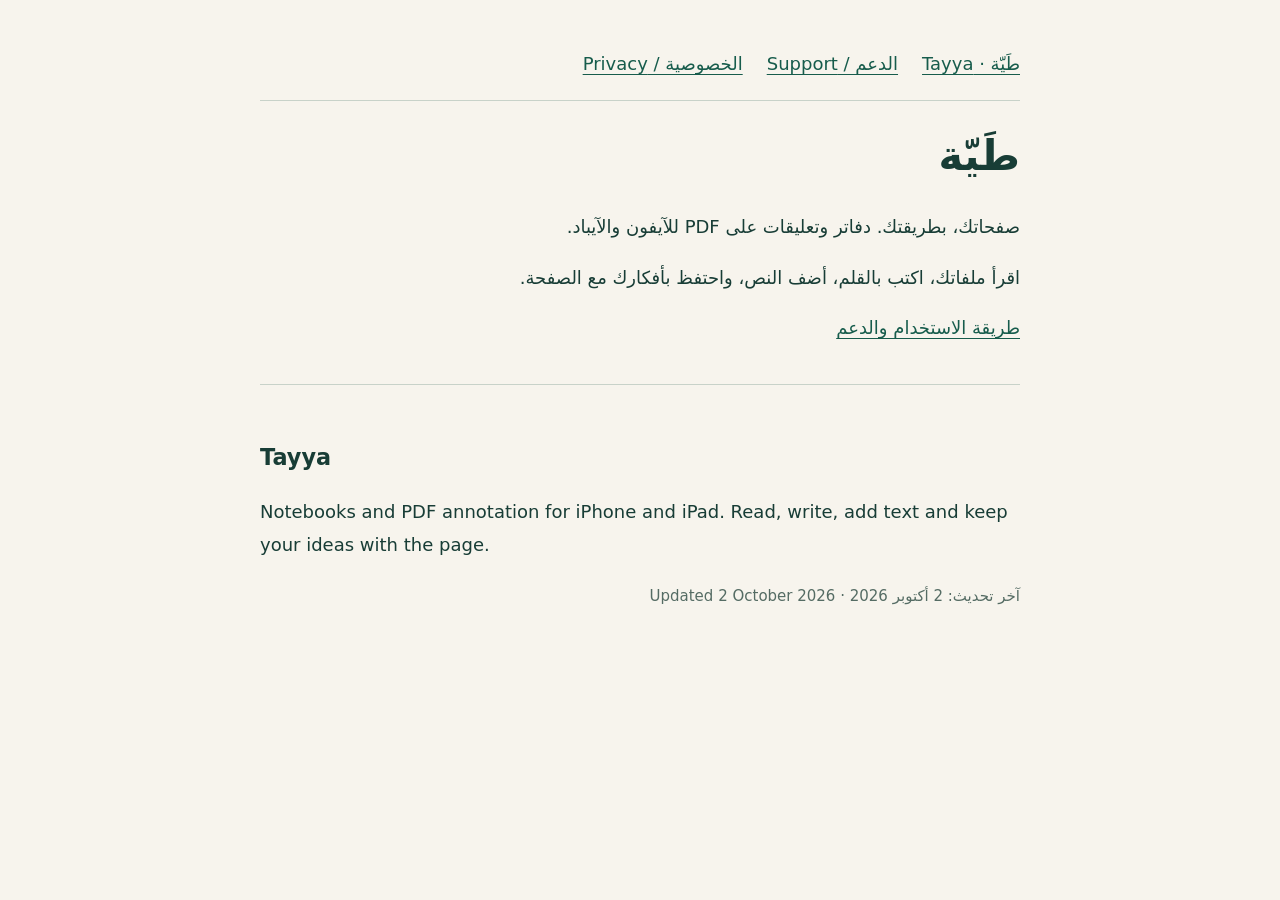
<file: docs/index.html>
<!doctype html>
<html lang="ar" dir="rtl"><head><meta charset="utf-8"><meta name="viewport" content="width=device-width,initial-scale=1"><title>صفحاتك، بطريقتك — طَيّة Tayya</title><link rel="stylesheet" href="style.css"></head><body><main><nav><a href="index.html">طَيّة · Tayya</a><a href="support.html">الدعم / Support</a><a href="privacy.html">الخصوصية / Privacy</a></nav><h1>طَيّة</h1><p>صفحاتك، بطريقتك. دفاتر وتعليقات على PDF للآيفون والآيباد.</p><p>اقرأ ملفاتك، اكتب بالقلم، أضف النص، واحتفظ بأفكارك مع الصفحة.</p><p><a href="support.html">طريقة الاستخدام والدعم</a></p><section lang="en"><h2>Tayya</h2><p>Notebooks and PDF annotation for iPhone and iPad. Read, write, add text and keep your ideas with the page.</p></section><p><small>آخر تحديث: 2 أكتوبر 2026 · Updated 2 October 2026</small></p></main></body></html>
</file>
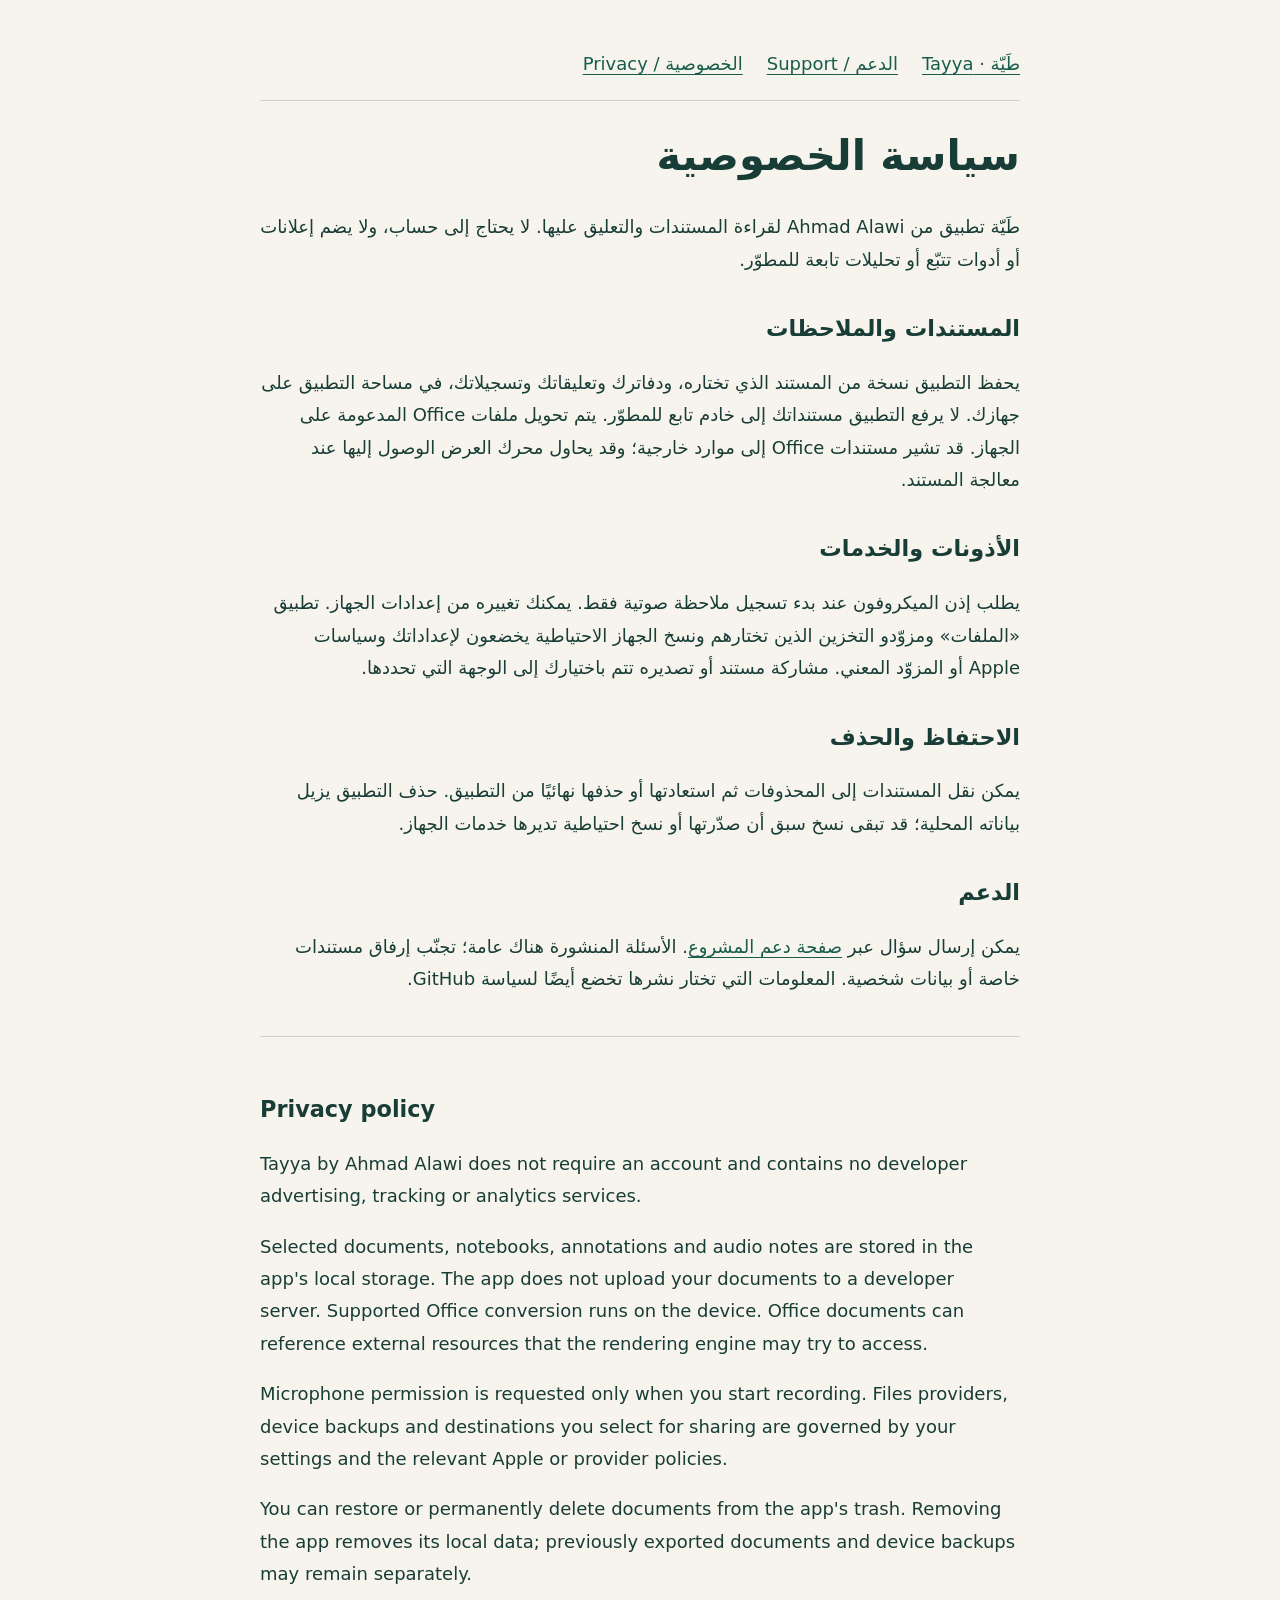
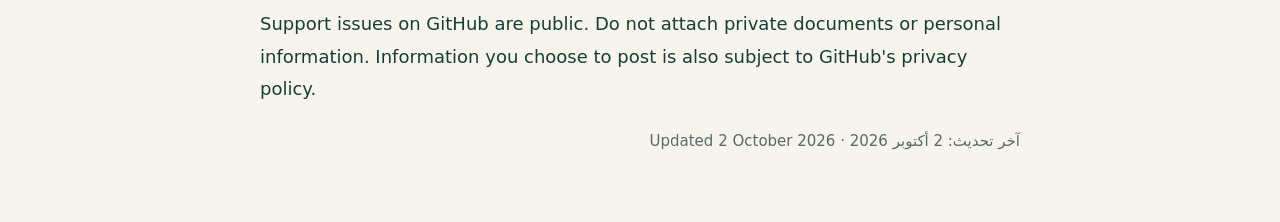
<file: docs/privacy.html>
<!doctype html>
<html lang="ar" dir="rtl"><head><meta charset="utf-8"><meta name="viewport" content="width=device-width,initial-scale=1"><title>سياسة الخصوصية — طَيّة Tayya</title><link rel="stylesheet" href="style.css"></head><body><main><nav><a href="index.html">طَيّة · Tayya</a><a href="support.html">الدعم / Support</a><a href="privacy.html">الخصوصية / Privacy</a></nav><h1>سياسة الخصوصية</h1><p>طَيّة تطبيق من Ahmad Alawi لقراءة المستندات والتعليق عليها. لا يحتاج إلى حساب، ولا يضم إعلانات أو أدوات تتبّع أو تحليلات تابعة للمطوّر.</p><h2>المستندات والملاحظات</h2><p>يحفظ التطبيق نسخة من المستند الذي تختاره، ودفاترك وتعليقاتك وتسجيلاتك، في مساحة التطبيق على جهازك. لا يرفع التطبيق مستنداتك إلى خادم تابع للمطوّر. يتم تحويل ملفات Office المدعومة على الجهاز. قد تشير مستندات Office إلى موارد خارجية؛ وقد يحاول محرك العرض الوصول إليها عند معالجة المستند.</p><h2>الأذونات والخدمات</h2><p>يطلب إذن الميكروفون عند بدء تسجيل ملاحظة صوتية فقط. يمكنك تغييره من إعدادات الجهاز. تطبيق «الملفات» ومزوّدو التخزين الذين تختارهم ونسخ الجهاز الاحتياطية يخضعون لإعداداتك وسياسات Apple أو المزوّد المعني. مشاركة مستند أو تصديره تتم باختيارك إلى الوجهة التي تحددها.</p><h2>الاحتفاظ والحذف</h2><p>يمكن نقل المستندات إلى المحذوفات ثم استعادتها أو حذفها نهائيًا من التطبيق. حذف التطبيق يزيل بياناته المحلية؛ قد تبقى نسخ سبق أن صدّرتها أو نسخ احتياطية تديرها خدمات الجهاز.</p><h2>الدعم</h2><p>يمكن إرسال سؤال عبر <a href="https://github.com/x6one/hashiya-ios/issues">صفحة دعم المشروع</a>. الأسئلة المنشورة هناك عامة؛ تجنّب إرفاق مستندات خاصة أو بيانات شخصية. المعلومات التي تختار نشرها تخضع أيضًا لسياسة GitHub.</p><section lang="en"><h2>Privacy policy</h2><p>Tayya by Ahmad Alawi does not require an account and contains no developer advertising, tracking or analytics services.</p><p>Selected documents, notebooks, annotations and audio notes are stored in the app's local storage. The app does not upload your documents to a developer server. Supported Office conversion runs on the device. Office documents can reference external resources that the rendering engine may try to access.</p><p>Microphone permission is requested only when you start recording. Files providers, device backups and destinations you select for sharing are governed by your settings and the relevant Apple or provider policies.</p><p>You can restore or permanently delete documents from the app's trash. Removing the app removes its local data; previously exported documents and device backups may remain separately.</p><p>Support issues on GitHub are public. Do not attach private documents or personal information. Information you choose to post is also subject to GitHub's privacy policy.</p></section><p><small>آخر تحديث: 2 أكتوبر 2026 · Updated 2 October 2026</small></p></main></body></html>
</file>
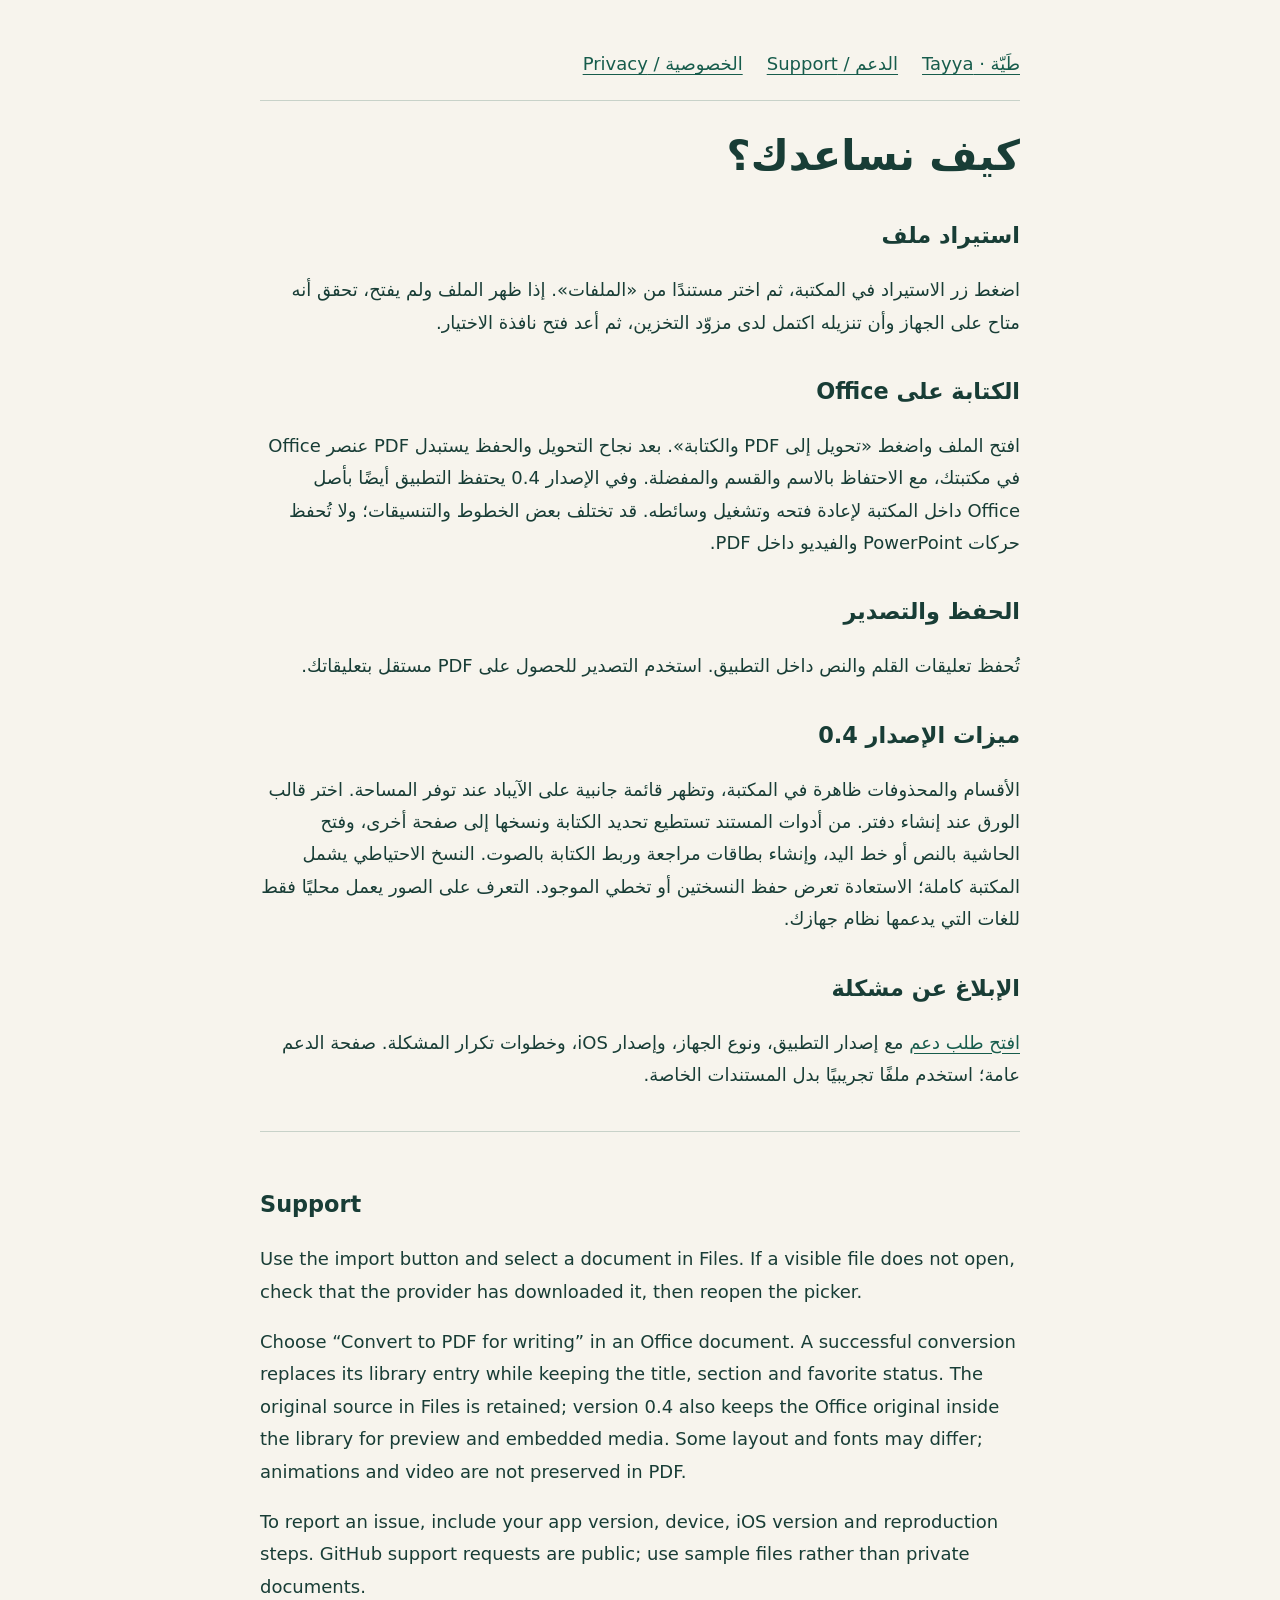
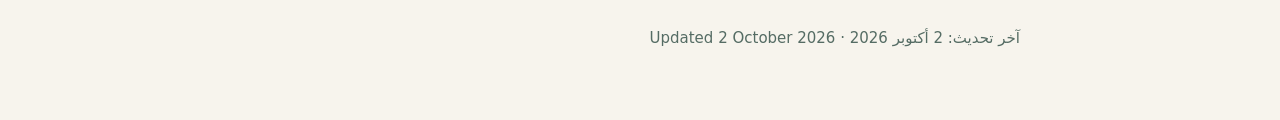
<file: docs/support.html>
<!doctype html>
<html lang="ar" dir="rtl"><head><meta charset="utf-8"><meta name="viewport" content="width=device-width,initial-scale=1"><title>الدعم — طَيّة Tayya</title><link rel="stylesheet" href="style.css"></head><body><main><nav><a href="index.html">طَيّة · Tayya</a><a href="support.html">الدعم / Support</a><a href="privacy.html">الخصوصية / Privacy</a></nav><h1>كيف نساعدك؟</h1><h2>استيراد ملف</h2><p>اضغط زر الاستيراد في المكتبة، ثم اختر مستندًا من «الملفات». إذا ظهر الملف ولم يفتح، تحقق أنه متاح على الجهاز وأن تنزيله اكتمل لدى مزوّد التخزين، ثم أعد فتح نافذة الاختيار.</p><h2>الكتابة على Office</h2><p>افتح الملف واضغط «تحويل إلى PDF والكتابة». بعد نجاح التحويل والحفظ يستبدل PDF عنصر Office في مكتبتك، مع الاحتفاظ بالاسم والقسم والمفضلة. وفي الإصدار 0.4 يحتفظ التطبيق أيضًا بأصل Office داخل المكتبة لإعادة فتحه وتشغيل وسائطه. قد تختلف بعض الخطوط والتنسيقات؛ ولا تُحفظ حركات PowerPoint والفيديو داخل PDF.</p><h2>الحفظ والتصدير</h2><p>تُحفظ تعليقات القلم والنص داخل التطبيق. استخدم التصدير للحصول على PDF مستقل بتعليقاتك.</p><h2>ميزات الإصدار 0.4</h2><p>الأقسام والمحذوفات ظاهرة في المكتبة، وتظهر قائمة جانبية على الآيباد عند توفر المساحة. اختر قالب الورق عند إنشاء دفتر. من أدوات المستند تستطيع تحديد الكتابة ونسخها إلى صفحة أخرى، وفتح الحاشية بالنص أو خط اليد، وإنشاء بطاقات مراجعة وربط الكتابة بالصوت. النسخ الاحتياطي يشمل المكتبة كاملة؛ الاستعادة تعرض حفظ النسختين أو تخطي الموجود. التعرف على الصور يعمل محليًا فقط للغات التي يدعمها نظام جهازك.</p><h2>الإبلاغ عن مشكلة</h2><p><a href="https://github.com/x6one/hashiya-ios/issues/new">افتح طلب دعم</a> مع إصدار التطبيق، ونوع الجهاز، وإصدار iOS، وخطوات تكرار المشكلة. صفحة الدعم عامة؛ استخدم ملفًا تجريبيًا بدل المستندات الخاصة.</p><section lang="en"><h2>Support</h2><p>Use the import button and select a document in Files. If a visible file does not open, check that the provider has downloaded it, then reopen the picker.</p><p>Choose “Convert to PDF for writing” in an Office document. A successful conversion replaces its library entry while keeping the title, section and favorite status. The original source in Files is retained; version 0.4 also keeps the Office original inside the library for preview and embedded media. Some layout and fonts may differ; animations and video are not preserved in PDF.</p><p>To report an issue, include your app version, device, iOS version and reproduction steps. GitHub support requests are public; use sample files rather than private documents.</p></section><p><small>آخر تحديث: 2 أكتوبر 2026 · Updated 2 October 2026</small></p></main></body></html>
</file>
<file: docs/style.css>
body{margin:0;background:#f7f4ed;color:#183d36;font:18px/1.8 system-ui,-apple-system,sans-serif}main{max-width:760px;margin:auto;padding:48px 24px}h1{font-size:2.6rem;line-height:1.3}h2{margin-top:2rem;font-size:1.4rem}a{color:#175c4c;text-underline-offset:4px}nav{display:flex;gap:24px;flex-wrap:wrap;border-bottom:1px solid #c8d2c9;padding-bottom:20px}section[lang=en]{direction:ltr;border-top:1px solid #c8d2c9;margin-top:40px;padding-top:20px}small{color:#556c64}
</file>
